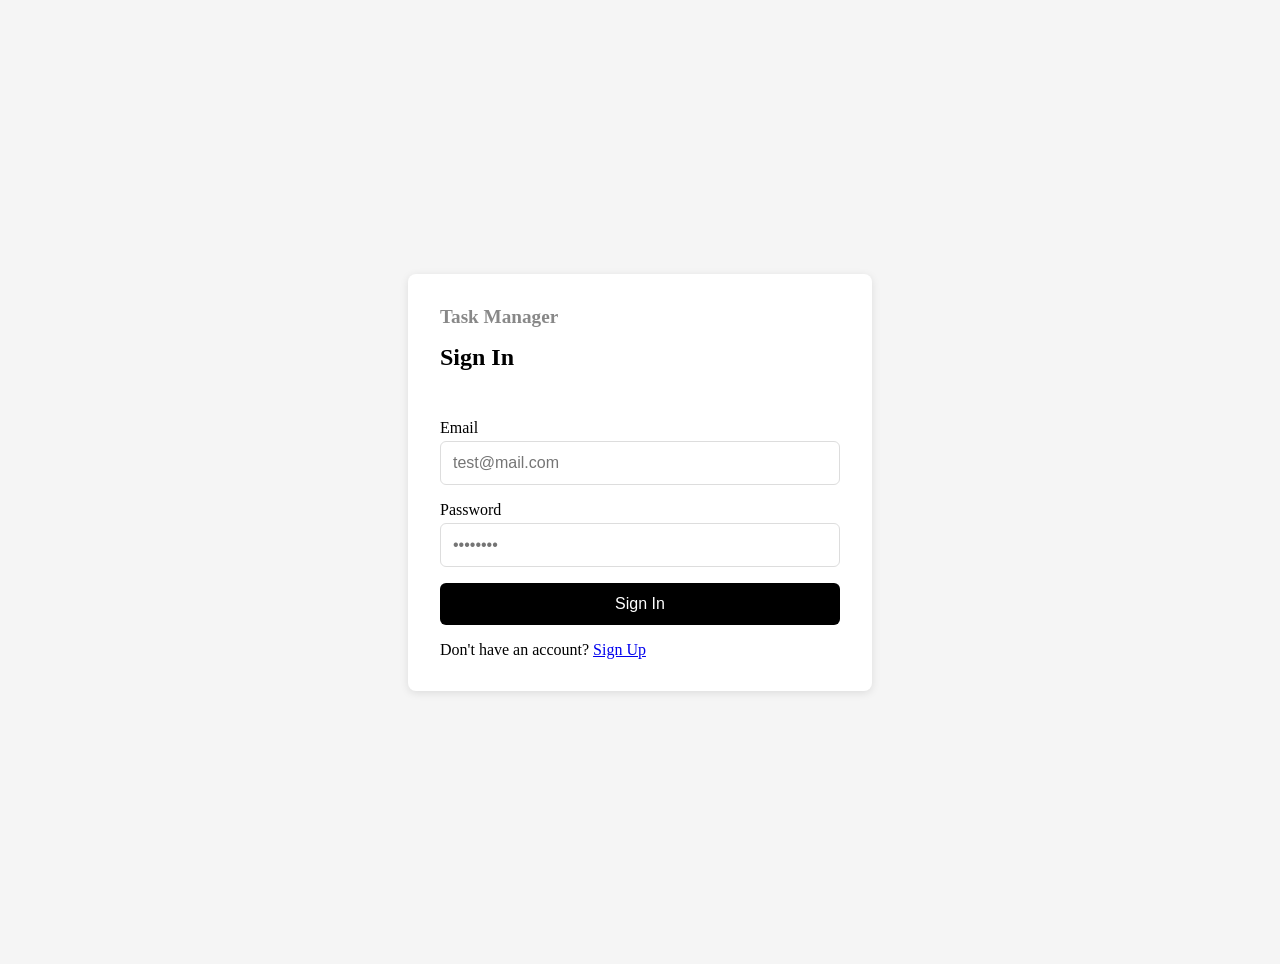
<file: frontend/ui/views/index.html>
<!doctype html>
<html lang="en">
    <head>
        <meta charset="UTF-8" />
        <meta name="viewport" content="width=device-width, initial-scale=1.0" />
        <title>Dashboard</title>
        <link rel="stylesheet" href="../css/style.css" />
    </head>
    <body>
        <header>
            <nav>
                <ul class="header-nav">
                    <li><a href="index.html">Home</a></li>
                    <li><a href="profile.html">Profile</a></li>
                    <li><a href="#" id="logout-btn">Logout</a></li>
                </ul>
            </nav>
        </header>
        <main>
            <div class="panel">
                <h3>New Category</h3>
                <div class="row">
                    <input
                        type="text"
                        id="cat-name"
                        placeholder="Category name"
                    />
                    <input type="color" id="cat-color" value="#4f46e5" />
                    <button id="add-category-btn">Add Category</button>
                </div>
            </div>

            <div class="panel">
                <h3>New Task</h3>
                <div class="row">
                    <input type="text" id="task-title" placeholder="Title" />
                    <input
                        type="text"
                        id="task-desc"
                        placeholder="Description"
                    />
                    <select id="task-category"></select>
                    <select id="task-status">
                        <option value="todo">Todo</option>
                        <option value="in_progress">In Progress</option>
                        <option value="done">Done</option>
                    </select>
                    <select id="task-priority">
                        <option value="low">Low</option>
                        <option value="medium">Medium</option>
                        <option value="high">High</option>
                    </select>
                    <input type="date" id="task-due" />
                    <button id="add-task-btn">Add Task</button>
                </div>
            </div>

            <div class="toolbar">
                <input type="text" id="search" placeholder="Search tasks..." />
                <select id="status-filter">
                    <option value="">All statuses</option>
                    <option value="todo">Todo</option>
                    <option value="in_progress">In Progress</option>
                    <option value="done">Done</option>
                </select>
                <select id="priority-filter">
                    <option value="">All priorities</option>
                    <option value="low">Low</option>
                    <option value="medium">Medium</option>
                    <option value="high">High</option>
                </select>
            </div>

            <div id="categories-container"></div>
        </main>
        <script src="../../js/api.js"></script>
        <script src="../../js/script.js"></script>
    </body>
</html>
</file>
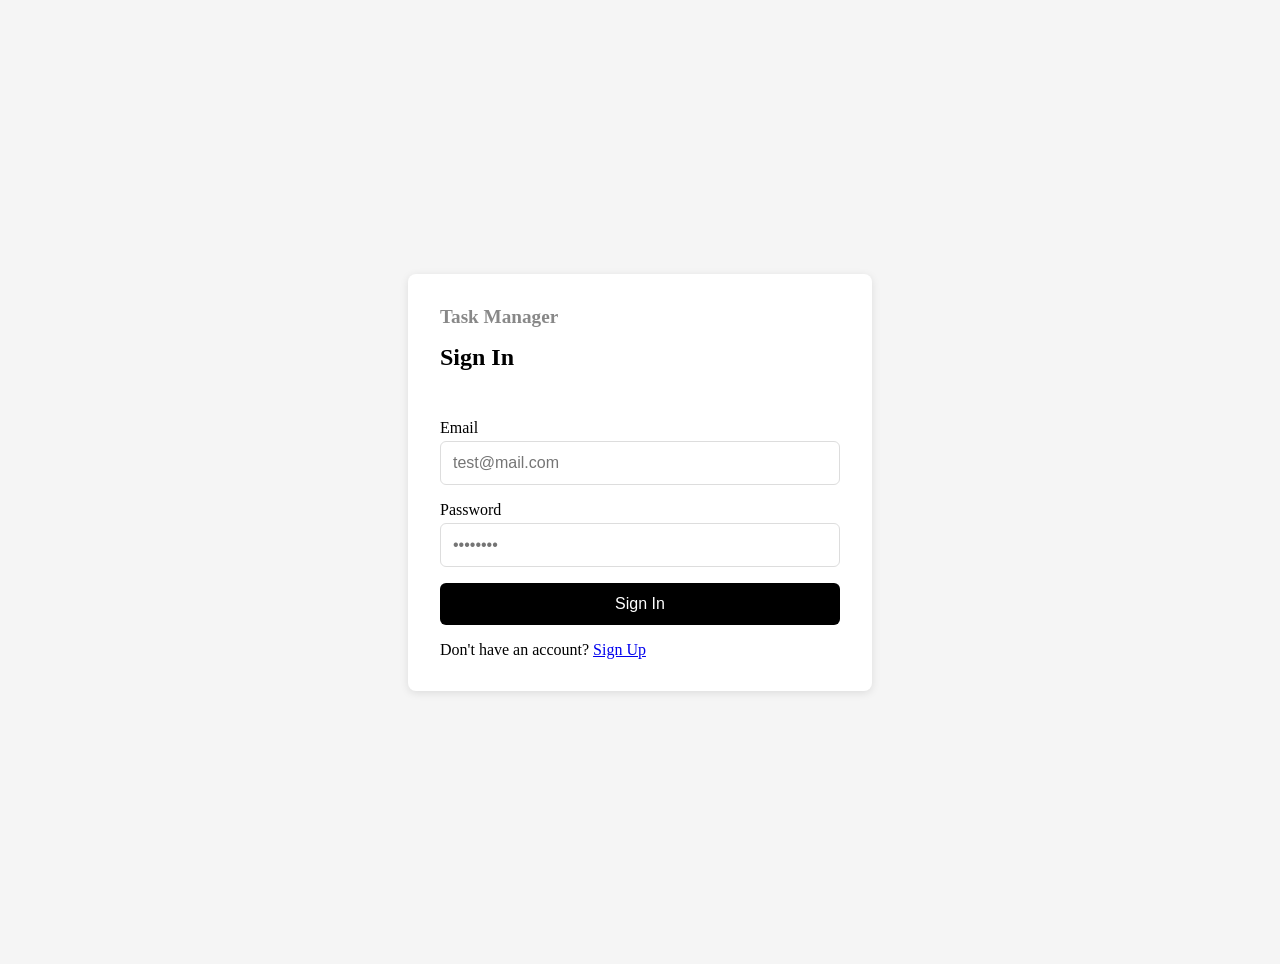
<file: frontend/ui/views/login.html>
<!doctype html>
<html lang="en">
    <head>
        <meta charset="UTF-8" />
        <meta name="viewport" content="width=device-width, initial-scale=1.0" />
        <title>Login</title>
        <link rel="stylesheet" href="../css/style.css" />
    </head>
    <body>
        <main class="auth-container">
            <div class="auth-box">
                <h1>Task Manager</h1>
                <h2>Sign In</h2>
                <div id="error-msg" class="error-msg"></div>
                <div class="form-group">
                    <label>Email</label>
                    <input
                        type="email"
                        id="email"
                        placeholder="test@mail.com"
                    />
                </div>
                <div class="form-group">
                    <label>Password</label>
                    <input
                        type="password"
                        id="password"
                        placeholder="••••••••"
                    />
                </div>
                <button id="login-btn">Sign In</button>
                <p>
                    Don't have an account? <a href="register.html">Sign Up</a>
                </p>
            </div>
        </main>
        <script src="../../js/api.js"></script>
        <script src="../../js/auth.js"></script>
</html>
</file>
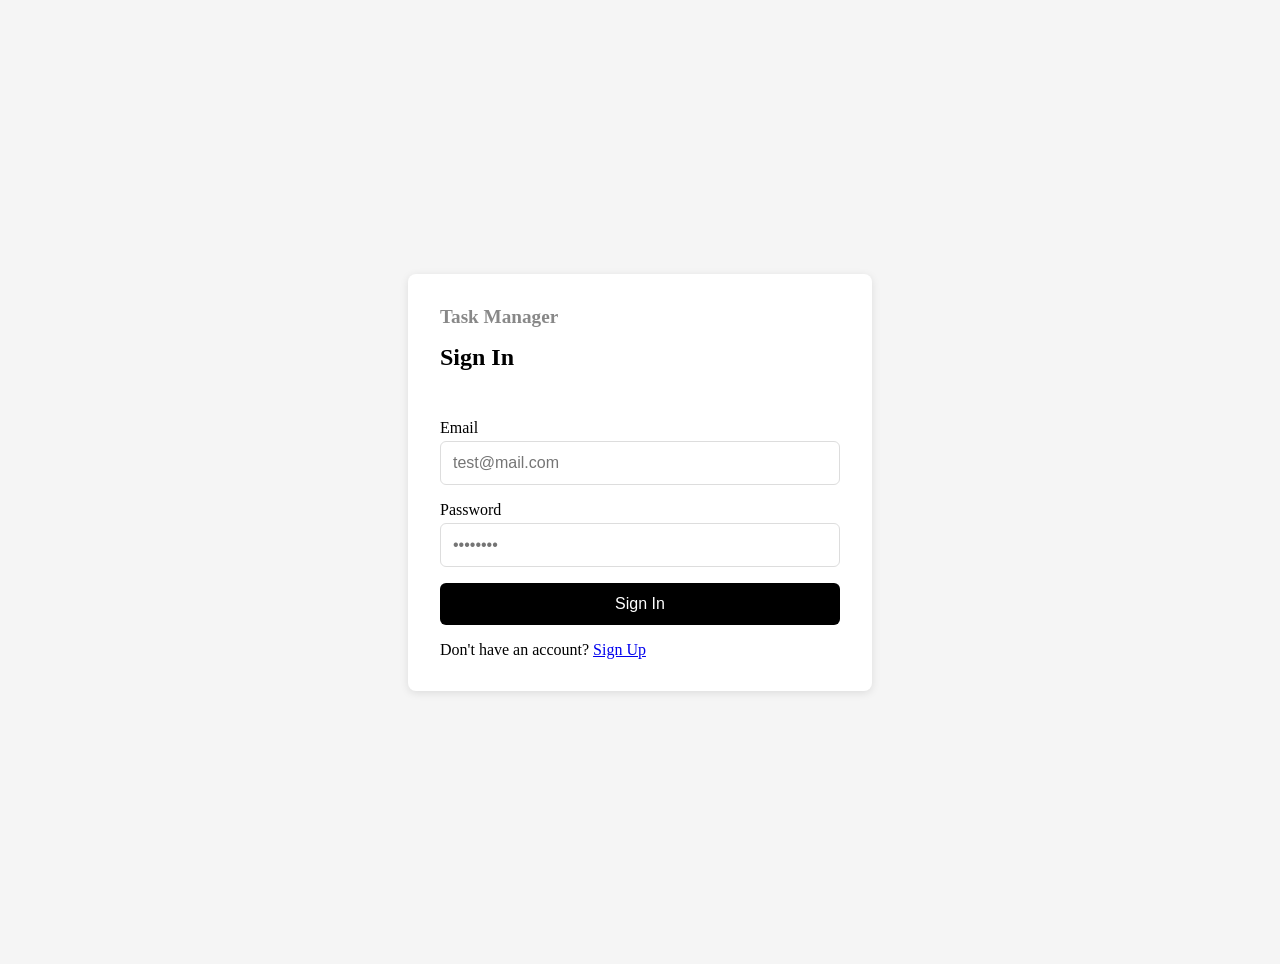
<file: frontend/ui/views/profile.html>
<!doctype html>
<html lang="en">
    <head>
        <meta charset="UTF-8" />
        <meta name="viewport" content="width=device-width, initial-scale=1.0" />
        <title>Profile</title>
        <link rel="stylesheet" href="../css/style.css" />
    </head>
    <body>
        <header>
            <nav>
                <ul class="header-nav">
                    <li><a href="index.html">Home</a></li>
                    <li><a href="#" id="logout-btn">Logout</a></li>
                </ul>
            </nav>
        </header>
        <main>
            <div class="auth-box" style="margin: 2rem auto; max-width: 500px">
                <h2>Profile</h2>
                <div class="profile-field">
                    <label>Name</label>
                    <p id="profile-name"></p>
                </div>
                <div class="profile-field">
                    <label>Email</label>
                    <p id="profile-email"></p>
                </div>
                <div class="profile-field">
                    <label>Registered since</label>
                    <p id="profile-created"></p>
                </div>
            </div>
        </main>
        <script src="../../js/api.js"></script>
        <script src="../../js/profile.js"></script>
    </body>
</html>
</file>
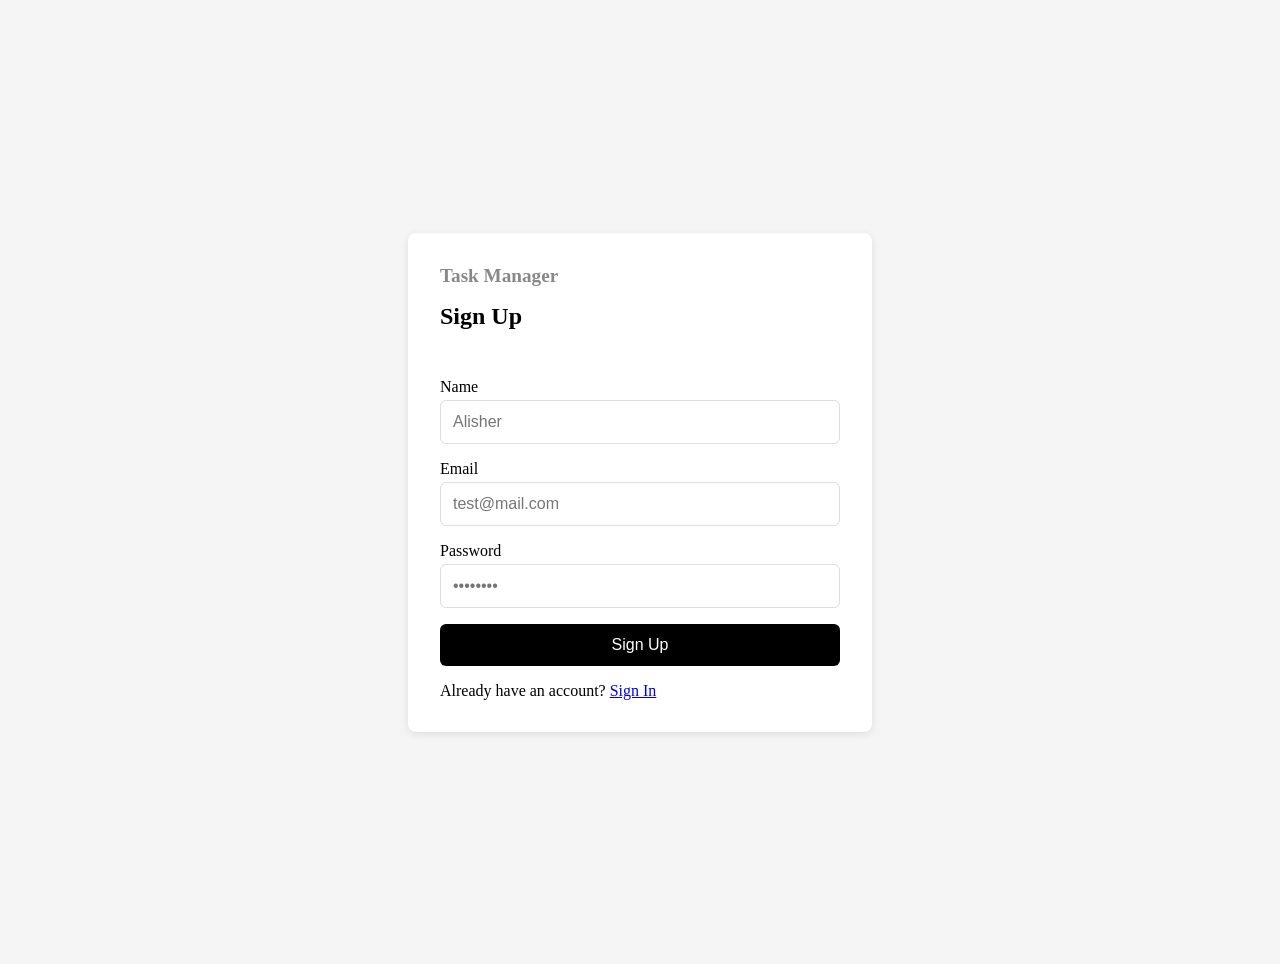
<file: frontend/ui/views/register.html>
<!doctype html>
<html lang="en">
    <head>
        <meta charset="UTF-8" />
        <meta name="viewport" content="width=device-width, initial-scale=1.0" />
        <title>Register</title>
        <link rel="stylesheet" href="../css/style.css" />
    </head>
    <body>
        <main class="auth-container">
            <div class="auth-box">
                <h1>Task Manager</h1>
                <h2>Sign Up</h2>
                <div id="error-msg" class="error-msg"></div>
                <div class="form-group">
                    <label>Name</label>
                    <input type="text" id="name" placeholder="Alisher" />
                </div>
                <div class="form-group">
                    <label>Email</label>
                    <input
                        type="email"
                        id="email"
                        placeholder="test@mail.com"
                    />
                </div>
                <div class="form-group">
                    <label>Password</label>
                    <input
                        type="password"
                        id="password"
                        placeholder="••••••••"
                    />
                </div>
                <button id="register-btn">Sign Up</button>
                <p>Already have an account? <a href="login.html">Sign In</a></p>
            </div>
        </main>
        <script src="../../js/api.js"></script>
        <script src="../../js/auth.js"></script>
    </body>
</html>
</file>
<file: frontend/ui/css/style.css>
* {
    margin: 0;
    padding: 0;
}
header {
    padding: 0 2rem;
}
.header-nav {
    display: flex;
    justify-content: flex-end;
    list-style: none;
}
.header-nav li {
    padding: 1rem;
}
.header-nav li a {
    text-decoration: none;
    color: black;
}
main {
    padding: 2rem;
}

.categories {
    background: #fff;
    border-radius: 8px;
    padding: 1rem;
    box-shadow: 0 2px 4px rgba(0, 0, 0, 0.1);
    margin-bottom: 1rem;
}

.tasks {
    background: #f9f9f9;
    border-radius: 6px;
    padding: 0.75rem;
    margin-top: 0.75rem;
}

.tasks h2 {
    font-size: 1rem;
}

.tasks span {
    font-size: 0.8rem;
    color: #888;
}
.toolbar {
    display: flex;
    gap: 0.75rem;
    padding: 1rem 2rem;
    background: #fff;
    box-shadow: 0 1px 4px rgba(0, 0, 0, 0.1);
}

.toolbar input {
    flex: 1;
    padding: 0.5rem 0.75rem;
    border: 1px solid #ddd;
    border-radius: 6px;
    font-size: 0.9rem;
}

.toolbar select {
    padding: 0.5rem 0.75rem;
    border: 1px solid #ddd;
    border-radius: 6px;
    font-size: 0.9rem;
}

.auth-container {
    display: flex;
    justify-content: center;
    align-items: center;
    min-height: 100vh;
    background: #f5f5f5;
}

.auth-box {
    background: #fff;
    padding: 2rem;
    border-radius: 8px;
    box-shadow: 0 2px 8px rgba(0, 0, 0, 0.1);
    width: 100%;
    max-width: 400px;
    display: flex;
    flex-direction: column;
    gap: 1rem;
}

.auth-box h1 {
    font-size: 1.2rem;
    color: #888;
}

.form-group {
    display: flex;
    flex-direction: column;
    gap: 0.25rem;
}

.form-group input {
    padding: 0.75rem;
    border: 1px solid #ddd;
    border-radius: 6px;
    font-size: 1rem;
}

button {
    padding: 0.75rem;
    background: #000;
    color: #fff;
    border: none;
    border-radius: 6px;
    font-size: 1rem;
    cursor: pointer;
}

.error-msg {
    color: red;
    font-size: 0.85rem;
    min-height: 1rem;
}

.panel {
    background: #fff;
    border-radius: 8px;
    padding: 1rem;
    margin-bottom: 1rem;
    box-shadow: 0 1px 4px rgba(0, 0, 0, 0.1);
}
.panel h3 {
    margin-bottom: 0.5rem;
    font-size: 1rem;
}
.row {
    display: flex;
    flex-wrap: wrap;
    gap: 0.5rem;
    align-items: center;
}
.row input[type="text"],
.row input[type="date"],
.row select {
    padding: 0.5rem 0.75rem;
    border: 1px solid #ddd;
    border-radius: 6px;
    font-size: 0.9rem;
}
.row input[type="text"] {
    flex: 1;
    min-width: 150px;
}
.row button {
    padding: 0.5rem 1rem;
}
.cat-header {
    display: flex;
    justify-content: space-between;
    align-items: center;
}
.actions {
    display: flex;
    gap: 0.5rem;
    align-items: center;
    margin-top: 0.5rem;
}
.btn-small {
    padding: 0.3rem 0.6rem;
    font-size: 0.8rem;
    background: #333;
}
.btn-small.danger {
    background: #c0392b;
}
.badge {
    display: inline-block;
    padding: 0.1rem 0.5rem;
    background: #eee;
    border-radius: 4px;
    color: #333 !important;
}
.tasks .actions select {
    padding: 0.3rem;
    border: 1px solid #ddd;
    border-radius: 6px;
}
.empty {
    color: #999;
    font-style: italic;
    margin-top: 0.5rem;
}

.profile-field {
    display: flex;
    flex-direction: column;
    gap: 0.25rem;
    margin-bottom: 1rem;
}
.profile-field label {
    font-size: 0.85rem;
    color: #888;
}
.profile-field p {
    font-size: 1rem;
    font-weight: 500;
}
</file>
